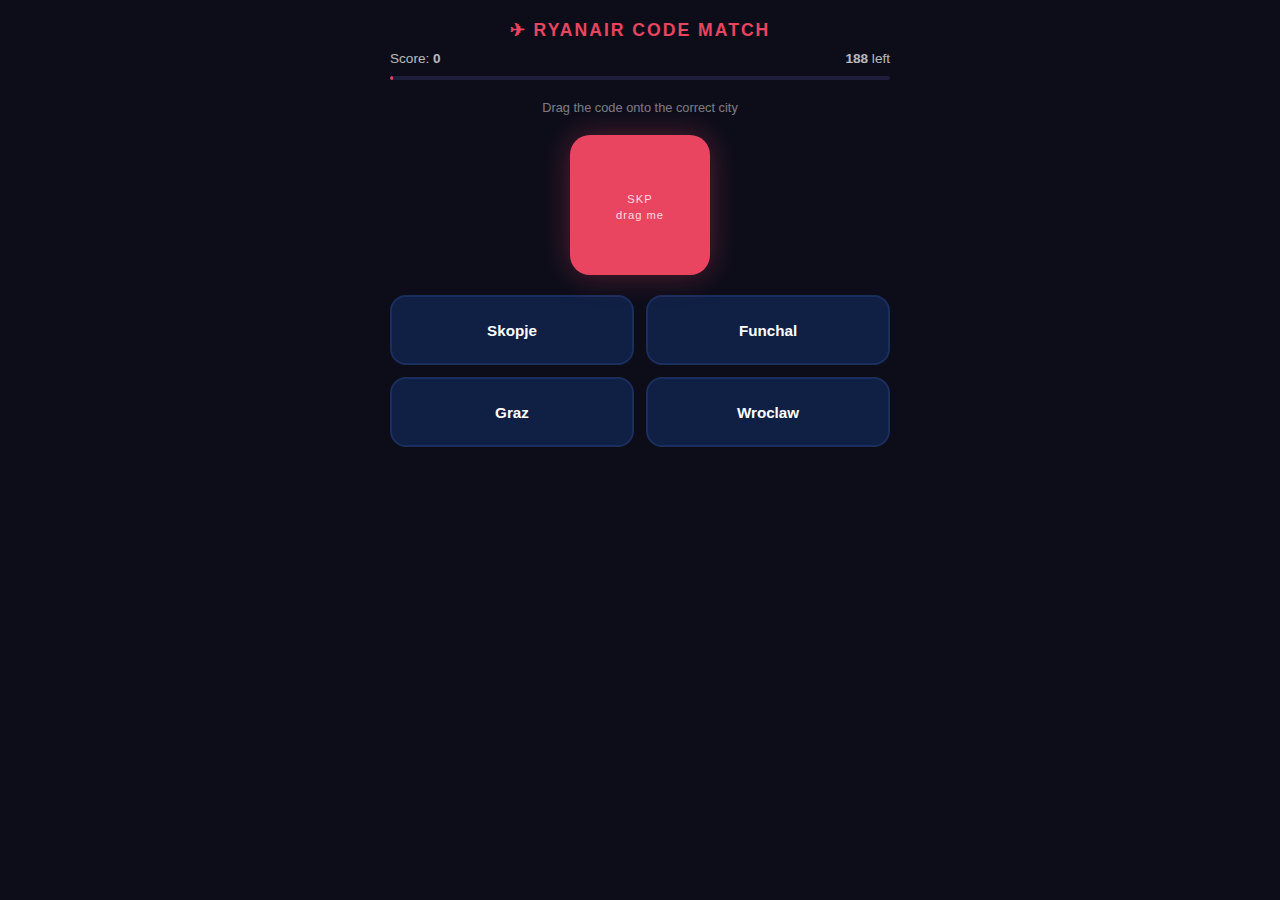
<file: drag-match.html>
<!DOCTYPE html>
<html lang="en">
<head>
  <meta charset="UTF-8">
  <meta name="viewport" content="width=device-width, initial-scale=1.0, user-scalable=no">
  <title>Ryanair Code Match</title>
  <style>
    *, *::before, *::after { box-sizing: border-box; margin: 0; padding: 0; }

    body {
      min-height: 100vh;
      background: #0d0d1a;
      font-family: 'Segoe UI', sans-serif;
      color: white;
      display: flex;
      flex-direction: column;
      align-items: center;
      padding: 20px 16px 40px;
      gap: 20px;
    }

    header {
      width: 100%;
      max-width: 500px;
      display: flex;
      flex-direction: column;
      gap: 10px;
    }

    h1 {
      font-size: 1.1rem;
      font-weight: 700;
      letter-spacing: 2px;
      text-transform: uppercase;
      color: #e94560;
      text-align: center;
    }

    .score-row {
      display: flex;
      justify-content: space-between;
      font-size: 0.85rem;
      opacity: 0.7;
    }

    .progress-bar {
      width: 100%;
      height: 4px;
      background: #1e1e3a;
      border-radius: 2px;
      overflow: hidden;
    }
    .progress-fill {
      height: 100%;
      background: #e94560;
      border-radius: 2px;
      transition: width 0.4s ease;
    }

    /* Red card — the IATA code to drag */
    .red-card {
      width: 140px;
      height: 140px;
      background: #e94560;
      border-radius: 20px;
      display: flex;
      flex-direction: column;
      align-items: center;
      justify-content: center;
      font-size: 2.4rem;
      font-weight: 900;
      letter-spacing: 3px;
      cursor: grab;
      user-select: none;
      box-shadow: 0 0 30px #e9456055;
      touch-action: none;
      transition: transform 0.15s, box-shadow 0.15s;
      position: relative;
    }
    .red-card span {
      font-size: 0.7rem;
      font-weight: 400;
      letter-spacing: 1px;
      opacity: 0.8;
      margin-top: 4px;
    }
    .red-card.dragging {
      transform: scale(1.08);
      box-shadow: 0 0 40px #e9456099;
    }

    /* Blue cards — city names */
    .options-grid {
      display: grid;
      grid-template-columns: 1fr 1fr;
      gap: 12px;
      width: 100%;
      max-width: 500px;
    }

    .blue-card {
      background: #0f2044;
      border: 2px solid #1a2f5e;
      border-radius: 16px;
      padding: 18px 12px;
      text-align: center;
      font-size: 0.95rem;
      font-weight: 600;
      cursor: pointer;
      user-select: none;
      transition: border-color 0.15s, box-shadow 0.15s, transform 0.15s;
      min-height: 70px;
      display: flex;
      align-items: center;
      justify-content: center;
    }
    .blue-card.highlight {
      border-color: #e94560;
      box-shadow: 0 0 20px #e9456066;
      transform: scale(1.03);
    }
    .blue-card.wrong {
      animation: shake 0.4s ease;
      border-color: #ff4444;
      background: #2a0f0f;
    }
    .blue-card.correct {
      animation: pop-correct 0.5s ease forwards;
    }

    @keyframes shake {
      0%,100% { transform: translateX(0); }
      20%      { transform: translateX(-8px); }
      40%      { transform: translateX(8px); }
      60%      { transform: translateX(-6px); }
      80%      { transform: translateX(6px); }
    }
    @keyframes pop-correct {
      0%   { transform: scale(1); opacity: 1; }
      50%  { transform: scale(1.15); opacity: 0.8; }
      100% { transform: scale(0); opacity: 0; }
    }

    /* Floating clone while dragging on touch */
    .drag-clone {
      position: fixed;
      pointer-events: none;
      z-index: 9999;
      width: 120px;
      height: 120px;
      background: #e94560;
      border-radius: 18px;
      display: flex;
      flex-direction: column;
      align-items: center;
      justify-content: center;
      font-size: 2rem;
      font-weight: 900;
      letter-spacing: 2px;
      color: white;
      opacity: 0.92;
      box-shadow: 0 8px 30px #e9456077;
      transform: scale(1.08);
    }

    /* Result overlay */
    .overlay {
      display: none;
      position: fixed;
      inset: 0;
      background: #0d0d1acc;
      align-items: center;
      justify-content: center;
      flex-direction: column;
      gap: 24px;
      z-index: 100;
    }
    .overlay.show { display: flex; }
    .overlay h2 { font-size: 2rem; }
    .overlay p  { opacity: 0.7; font-size: 1rem; }
    .overlay button {
      padding: 14px 36px;
      background: #e94560;
      color: white;
      border: none;
      border-radius: 12px;
      font-size: 1rem;
      font-weight: 700;
      cursor: pointer;
      letter-spacing: 1px;
    }
    .overlay button:hover { background: #c7304e; }
  </style>
</head>
<body>

  <header>
    <h1>✈ Ryanair Code Match</h1>
    <div class="score-row">
      <span id="score-label">Score: <b id="score">0</b></span>
      <span id="remain-label"><b id="remain">185</b> left</span>
    </div>
    <div class="progress-bar"><div class="progress-fill" id="progress" style="width:0%"></div></div>
  </header>

  <p style="opacity:.45; font-size:.8rem; text-align:center">Drag the code onto the correct city</p>

  <div class="red-card" id="red-card" draggable="true">
    <span id="code-label">---</span>
    <span>drag me</span>
  </div>

  <div class="options-grid" id="options"></div>

  <div class="overlay" id="overlay">
    <h2>🎉 All done!</h2>
    <p id="final-score"></p>
    <button onclick="startGame()">Play Again</button>
  </div>

  <script>
    const ALL = [
      ["DUB","Dublin"],["ORK","Cork"],["SNN","Shannon"],["NOC","Knock"],["KIR","Kerry"],
      ["STN","London Stansted"],["LTN","London Luton"],["LGW","London Gatwick"],
      ["MAN","Manchester"],["BHX","Birmingham"],["EDI","Edinburgh"],["GLA","Glasgow"],
      ["BRS","Bristol"],["LBA","Leeds Bradford"],["NCL","Newcastle"],["LPL","Liverpool"],
      ["EMA","East Midlands"],["BFS","Belfast"],["ABZ","Aberdeen"],["CWL","Cardiff"],
      ["BOH","Bournemouth"],["INV","Inverness"],["NQY","Newquay"],["LDY","Derry"],
      ["EXT","Exeter"],
      ["MAD","Madrid"],["BCN","Barcelona"],["VLC","Valencia"],["SVQ","Seville"],
      ["AGP","Malaga"],["ALC","Alicante"],["PMI","Palma"],["IBZ","Ibiza"],
      ["ACE","Lanzarote"],["FUE","Fuerteventura"],["LPA","Gran Canaria"],
      ["TFS","Tenerife South"],["GRO","Girona"],["REU","Reus"],["SDR","Santander"],
      ["BIO","Bilbao"],["SCQ","Santiago de Compostela"],["OVD","Asturias"],
      ["LEI","Almeria"],["GRX","Granada"],["XRY","Jerez"],["MAH","Menorca"],
      ["LIS","Lisbon"],["OPO","Porto"],["FAO","Faro"],["FNC","Funchal"],["PDL","Ponta Delgada"],
      ["CIA","Rome Ciampino"],["FCO","Rome Fiumicino"],["BGY","Milan Bergamo"],
      ["MXP","Milan Malpensa"],["NAP","Naples"],["VCE","Venice"],["BLQ","Bologna"],
      ["BRI","Bari"],["CTA","Catania"],["PMO","Palermo"],["PSA","Pisa"],["TRN","Turin"],
      ["BDS","Brindisi"],["SUF","Lamezia Terme"],["TPS","Trapani"],["AOI","Ancona"],
      ["PSR","Pescara"],["TRS","Trieste"],["VRN","Verona"],["AHO","Alghero"],["CAG","Cagliari"],
      ["BVA","Paris Beauvais"],["CDG","Paris CDG"],["MRS","Marseille"],["NCE","Nice"],
      ["LYS","Lyon"],["BOD","Bordeaux"],["TLS","Toulouse"],["NTE","Nantes"],
      ["SXB","Strasbourg"],["MPL","Montpellier"],["PGF","Perpignan"],["BIQ","Biarritz"],
      ["CCF","Carcassonne"],["LRH","La Rochelle"],["LIG","Limoges"],["GNB","Grenoble"],
      ["FNI","Nimes"],["BES","Brest"],["CFE","Clermont-Ferrand"],["TLN","Toulon"],
      ["FRA","Frankfurt"],["BER","Berlin"],["MUC","Munich"],["CGN","Cologne Bonn"],
      ["HAM","Hamburg"],["BRE","Bremen"],["DTM","Dortmund"],["NUE","Nuremberg"],
      ["STR","Stuttgart"],["FMM","Memmingen"],["NRN","Weeze"],["LEJ","Leipzig"],
      ["WMI","Warsaw Modlin"],["KRK","Krakow"],["GDN","Gdansk"],["KTW","Katowice"],
      ["WRO","Wroclaw"],["POZ","Poznan"],["LUZ","Lublin"],["RZE","Rzeszow"],
      ["AMS","Amsterdam"],["EIN","Eindhoven"],
      ["CRL","Brussels Charleroi"],["BRU","Brussels"],
      ["PRG","Prague"],["BRQ","Brno"],["OSR","Ostrava"],
      ["BTS","Bratislava"],["KSC","Kosice"],
      ["BUD","Budapest"],["DEB","Debrecen"],
      ["VIE","Vienna"],["SZG","Salzburg"],["INN","Innsbruck"],["GRZ","Graz"],
      ["ATH","Athens"],["SKG","Thessaloniki"],["CFU","Corfu"],["RHO","Rhodes"],
      ["KGS","Kos"],["HER","Heraklion"],["CHQ","Chania"],["JTR","Santorini"],
      ["JMK","Mykonos"],["ZTH","Zakynthos"],["EFL","Kefalonia"],["JSI","Skiathos"],
      ["ZAG","Zagreb"],["SPU","Split"],["DBV","Dubrovnik"],["ZAD","Zadar"],["PUY","Pula"],
      ["OTP","Bucharest"],["CLJ","Cluj-Napoca"],["TSR","Timisoara"],["IAS","Iasi"],
      ["SBZ","Sibiu"],["CRA","Craiova"],["BCM","Bacau"],
      ["SOF","Sofia"],["VAR","Varna"],["BOJ","Burgas"],
      ["BEG","Belgrade"],["INI","Nis"],
      ["SKP","Skopje"],
      ["TIA","Tirana"],
      ["SJJ","Sarajevo"],["TZL","Tuzla"],["BNX","Banja Luka"],
      ["PRN","Pristina"],
      ["TIV","Tivat"],["TGD","Podgorica"],
      ["LJU","Ljubljana"],
      ["MLA","Malta"],
      ["LCA","Larnaca"],["PFO","Paphos"],
      ["RAK","Marrakech"],["AGA","Agadir"],["FEZ","Fez"],["CMN","Casablanca"],
      ["TNG","Tangier"],["RBA","Rabat"],
      ["AMM","Amman"],["TLV","Tel Aviv"],
      ["VNO","Vilnius"],["KUN","Kaunas"],
      ["RIX","Riga"],
      ["TLL","Tallinn"],
      ["TMP","Tampere"],["HEL","Helsinki"],
      ["NYO","Stockholm Skavsta"],
      ["SVG","Stavanger"],["BGO","Bergen"],
      ["CPH","Copenhagen"],["BLL","Billund"],
      ["TBS","Tbilisi"]
    ];

    let pool, answered, score, currentEntry, currentCorrectCard;

    function shuffle(arr) {
      for (let i = arr.length - 1; i > 0; i--) {
        const j = Math.floor(Math.random() * (i + 1));
        [arr[i], arr[j]] = [arr[j], arr[i]];
      }
      return arr;
    }

    function startGame() {
      pool = shuffle([...ALL]);
      answered = 0;
      score = 0;
      document.getElementById('overlay').classList.remove('show');
      nextRound();
    }

    function nextRound() {
      if (pool.length === 0) {
        endGame(); return;
      }

      currentEntry = pool.pop();
      answered++;

      // update header
      document.getElementById('code-label').textContent = currentEntry[0];
      document.getElementById('score').textContent = score;
      document.getElementById('remain').textContent = pool.length;
      const pct = (answered / ALL.length) * 100;
      document.getElementById('progress').style.width = pct + '%';

      // build 4 options: 1 correct + 3 wrong
      const wrongs = shuffle(ALL.filter(d => d[0] !== currentEntry[0])).slice(0, 3);
      const opts = shuffle([currentEntry, ...wrongs]);

      const grid = document.getElementById('options');
      grid.innerHTML = '';
      opts.forEach(([code, city]) => {
        const card = document.createElement('div');
        card.className = 'blue-card';
        card.textContent = city;
        card.dataset.code = code;
        grid.appendChild(card);

        // tap support (for when user just taps instead of dragging)
        card.addEventListener('click', () => tryMatch(card));
      });
    }

    function tryMatch(card) {
      if (card.dataset.code === currentEntry[0]) {
        // correct
        score++;
        document.getElementById('score').textContent = score;
        currentCorrectCard = card;
        card.classList.add('correct');
        const redCard = document.getElementById('red-card');
        redCard.style.transition = 'transform .4s, opacity .4s';
        redCard.style.transform = 'scale(0)';
        redCard.style.opacity = '0';
        setTimeout(() => {
          redCard.style.transition = '';
          redCard.style.transform = '';
          redCard.style.opacity = '';
          nextRound();
        }, 500);
      } else {
        // wrong
        card.classList.add('wrong');
        setTimeout(() => card.classList.remove('wrong'), 500);
      }
    }

    function endGame() {
      document.getElementById('final-score').textContent =
        `You scored ${score} out of ${ALL.length}!`;
      document.getElementById('overlay').classList.add('show');
    }

    // ── Drag (desktop) ──────────────────────────────────────────────
    const redCard = document.getElementById('red-card');

    redCard.addEventListener('dragstart', e => {
      redCard.classList.add('dragging');
      e.dataTransfer.effectAllowed = 'move';
    });
    redCard.addEventListener('dragend', () => {
      redCard.classList.remove('dragging');
      document.querySelectorAll('.blue-card').forEach(c => c.classList.remove('highlight'));
    });

    document.getElementById('options').addEventListener('dragover', e => {
      e.preventDefault();
      const card = e.target.closest('.blue-card');
      document.querySelectorAll('.blue-card').forEach(c => c.classList.remove('highlight'));
      if (card) card.classList.add('highlight');
    });
    document.getElementById('options').addEventListener('dragleave', e => {
      if (!e.currentTarget.contains(e.relatedTarget))
        document.querySelectorAll('.blue-card').forEach(c => c.classList.remove('highlight'));
    });
    document.getElementById('options').addEventListener('drop', e => {
      e.preventDefault();
      const card = e.target.closest('.blue-card');
      if (card) tryMatch(card);
      document.querySelectorAll('.blue-card').forEach(c => c.classList.remove('highlight'));
    });

    // ── Touch (mobile) ───────────────────────────────────────────────
    let dragClone = null, touchOffX = 0, touchOffY = 0;

    redCard.addEventListener('touchstart', e => {
      const t = e.touches[0];
      const rect = redCard.getBoundingClientRect();
      touchOffX = t.clientX - rect.left;
      touchOffY = t.clientY - rect.top;

      dragClone = document.createElement('div');
      dragClone.className = 'drag-clone';
      dragClone.textContent = currentEntry[0];
      dragClone.style.left = (t.clientX - touchOffX) + 'px';
      dragClone.style.top  = (t.clientY - touchOffY) + 'px';
      document.body.appendChild(dragClone);
      redCard.style.opacity = '0.3';
    }, { passive: true });

    redCard.addEventListener('touchmove', e => {
      e.preventDefault();
      const t = e.touches[0];
      dragClone.style.left = (t.clientX - touchOffX) + 'px';
      dragClone.style.top  = (t.clientY - touchOffY) + 'px';

      // highlight whichever blue card is under finger
      const cloneRect = dragClone.getBoundingClientRect();
      const cx = cloneRect.left + cloneRect.width / 2;
      const cy = cloneRect.top  + cloneRect.height / 2;
      document.querySelectorAll('.blue-card').forEach(card => {
        const r = card.getBoundingClientRect();
        const over = cx >= r.left && cx <= r.right && cy >= r.top && cy <= r.bottom;
        card.classList.toggle('highlight', over);
      });
    }, { passive: false });

    redCard.addEventListener('touchend', e => {
      const t = e.changedTouches[0];
      dragClone.remove(); dragClone = null;
      redCard.style.opacity = '1';

      document.querySelectorAll('.blue-card').forEach(card => {
        card.classList.remove('highlight');
        const r = card.getBoundingClientRect();
        if (t.clientX >= r.left && t.clientX <= r.right &&
            t.clientY >= r.top  && t.clientY <= r.bottom) {
          tryMatch(card);
        }
      });
    });

    // Start!
    startGame();
  </script>
</body>
</html>
</file>
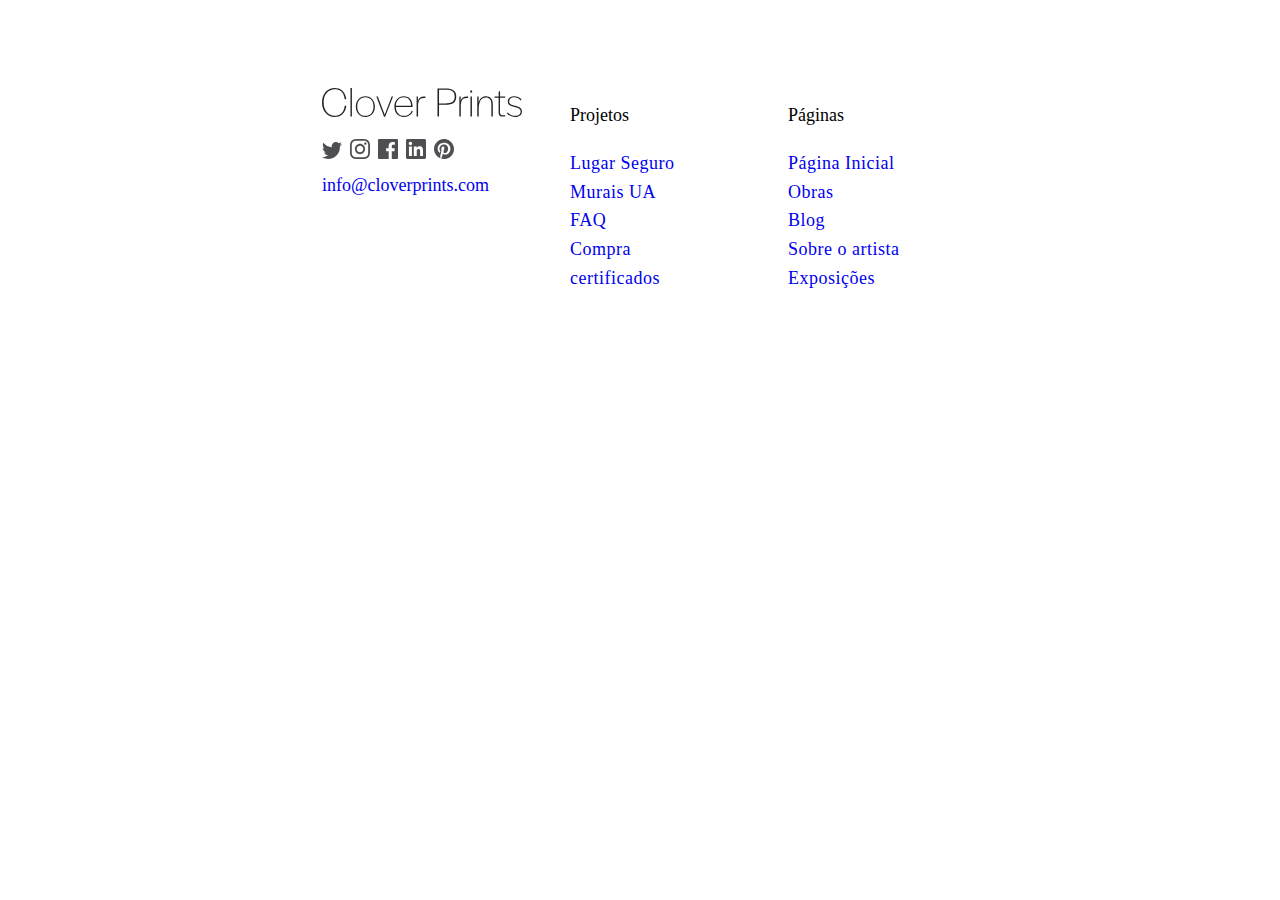
<file: footer.html>
<!DOCTYPE html>
<html lang="pt-PT">
	<head>
		<meta charset="utf-8">
		<link href="css/footer.css" rel="stylesheet" type="text/css">
	</head>
<footer>
    <div class="footer-container">			
        <div class="rower">
            <div class="c2">
                <img src="SGVs/logoblack.svg" alt="" width="200" class="logo-footer">
                <div class="icons-footer"><a href="" target="_blank" class="footer-icons"><img src="SGVs/Icons/Twitter Icon.svg" width="20" alt="Twitter icon"></a><!--
                --><a href="https://www.instagram.com/_n.u.v.e.n.s/" target="_blank" class="footer-icons"><img src="SGVs/Icons/Instagram Icon.svg" width="20" alt="Instagram icon"></a><!--
                --><a href="" target="_blank" class="footer-icons"><img src="SGVs/Icons/Facebook Icon.svg" width="20" alt="Facebook Icon"></a><!--
                --><a href="" target="_blank" class="footer-icons"><img src="SGVs/Icons/LinkedIn Icon.svg" width="20" alt="LinkedIn Icon"></a><!--
                --><a href="" target="_blank" class="footer-icons"><img src="SGVs/Icons/Pinterest Icon.svg" width="20" alt="Pinterest Icon" class=""></a><!--
                --></div>
                <a href="mailto:info@cloverprints.com" class="link"><span class="link">info@cloverprints.com</span></a></p>
            </div>
        
        <div class="c3">
            <h3 class="titles">Projetos</h3>
            <p class="link"><a href=""><span class="link">Lugar Seguro</span></a><br><!--
            --><a href=""><span class="link">Murais UA</span></a><br><!--
            --><a href=""><span class="link">FAQ</span></a><br><!--
            --><a href=""><span class="link">Compra</span></a><br><!--
            --><a href=""><span class="link">certificados</span></a></p> 
        </div>
        <div class="c4">
            <h3 class="titles">Páginas</h3>
            <p class="link"><a href="" target="_blank"><span class="link">Página Inicial</span></a><br>
            <a href=""><span class="link">Obras</span></a><br>
            <a href=""><span class="link">Blog</span></a><br>
            <span></span><a href=""><span class="link">Sobre o artista</span></a><br>
            <a href=""><span class="link">Exposições</span></a><br>
        </div>
        </div>
    </div>
</footer>
</file>
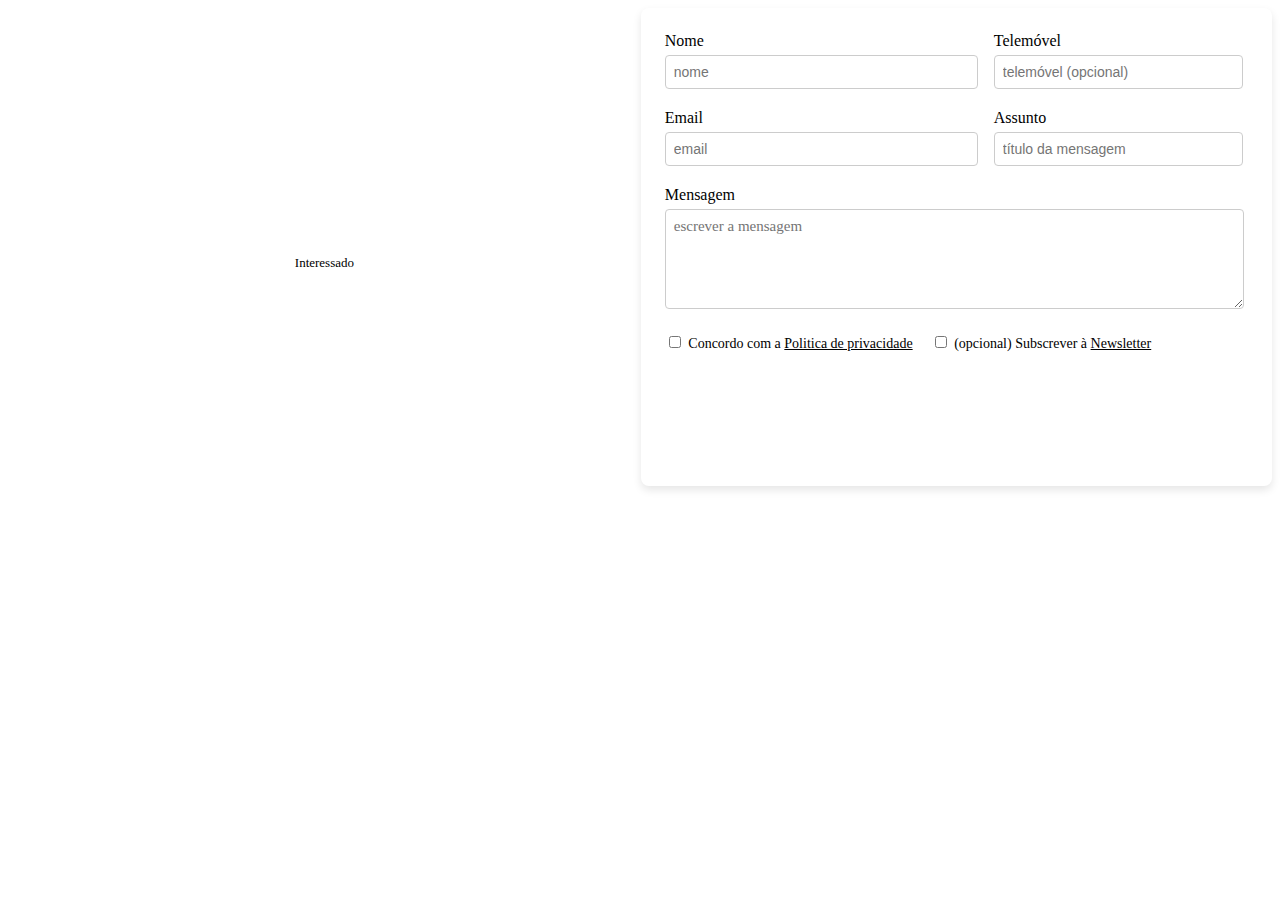
<file: form.html>
<!DOCTYPE html>
<html lang="pt-PT">
	<head>
		<meta charset="utf-8">
		<link href="css/form.css" rel="stylesheet" type="text/css">
	</head>
    <div class="rowProduct">
            <div class="Buttonmiddle">
            <a href="https://www.instagram.com/marco_martin.work/" class="hero-btn">
                Interessado
            </a>
            </div>
            <div class="form-container">
                <form action="https://formspree.io/f/mgvozgge" method="post" enctype="multipart/form-data">
                    <div class="form-group-left">
                        <label for="nome" class="form-text">Nome</label>
                        <input class="form-input" type="text" id="nome" name="nome" maxlength="65" placeholder="nome" required aria-required="true">
                    </div>
                    <!-- Phone Input (Optional)-->
                    <div class="form-group-right">
                        <label for="telefone" class="form-text">Telemóvel</label>
                        <input type="text" id="telefone" name="telefone" class="form-input" maxlength="65" placeholder="telemóvel (opcional)">
                    </div>
                    
                    <!-- Email Input -->
                    <div class="form-group-left">
                        <label for="email" class="form-text">Email</label>
                        <input type="text" id="email" name="email" class="form-input" maxlength="65" placeholder="email" required>
                    </div>
            
                    <!-- Subject Input-->
                    <div class="form-group-right">
                        <label for="assunto" class="form-text">Assunto</label>
                        <input type="text" id="assunto" name="assunto" class="form-input" maxlength="65" placeholder="título da mensagem" required>
                    </div>
            
                    <!-- Message -->
                    <div class="form-group">
                        <label for="opiniao" class="form-text">Mensagem</label>
                        <textarea id="opiniao" name="opiniao" class="form-textbox" placeholder="escrever a mensagem" required></textarea>
                    </div>
            
                    <!-- Privacy Policy Checkbox -->
                    <div class="form-group-checkbox">
                        <input type="checkbox" id="confirmoprivacy" name="confirmoprivacy" class="checkbox" value="1" required>
                        <label for="confirmoprivacy" class="checkbox-label">Concordo com a <a href="" target="_blank" class="form-link">Politica de privacidade</a></label>
                    </div>

                    <div class="form-group-checkbox">
                        <input type="checkbox" id="subscribeNewsletter" name="subscribeNewsletter" class="checkbox" value="1">
                        <label for="confirmoprivacy" class="checkbox-label">(opcional) Subscrever à <a href="" target="_blank" class="form-link">Newsletter</a></label>
                    </div>
                    <!-- Submit Button -->
                    <div class="form-group-submit">
                        <button type="submit" class="submit-button" value="Submit">Enviar</button>
                    </div>
                </form>
            </div>
        </div>
<script>
        function changeImage(imgElement) {
            var mainImage = document.getElementById('mainImage');
            mainImage.src = imgElement.src;
        }
</script>
</html>
</file>
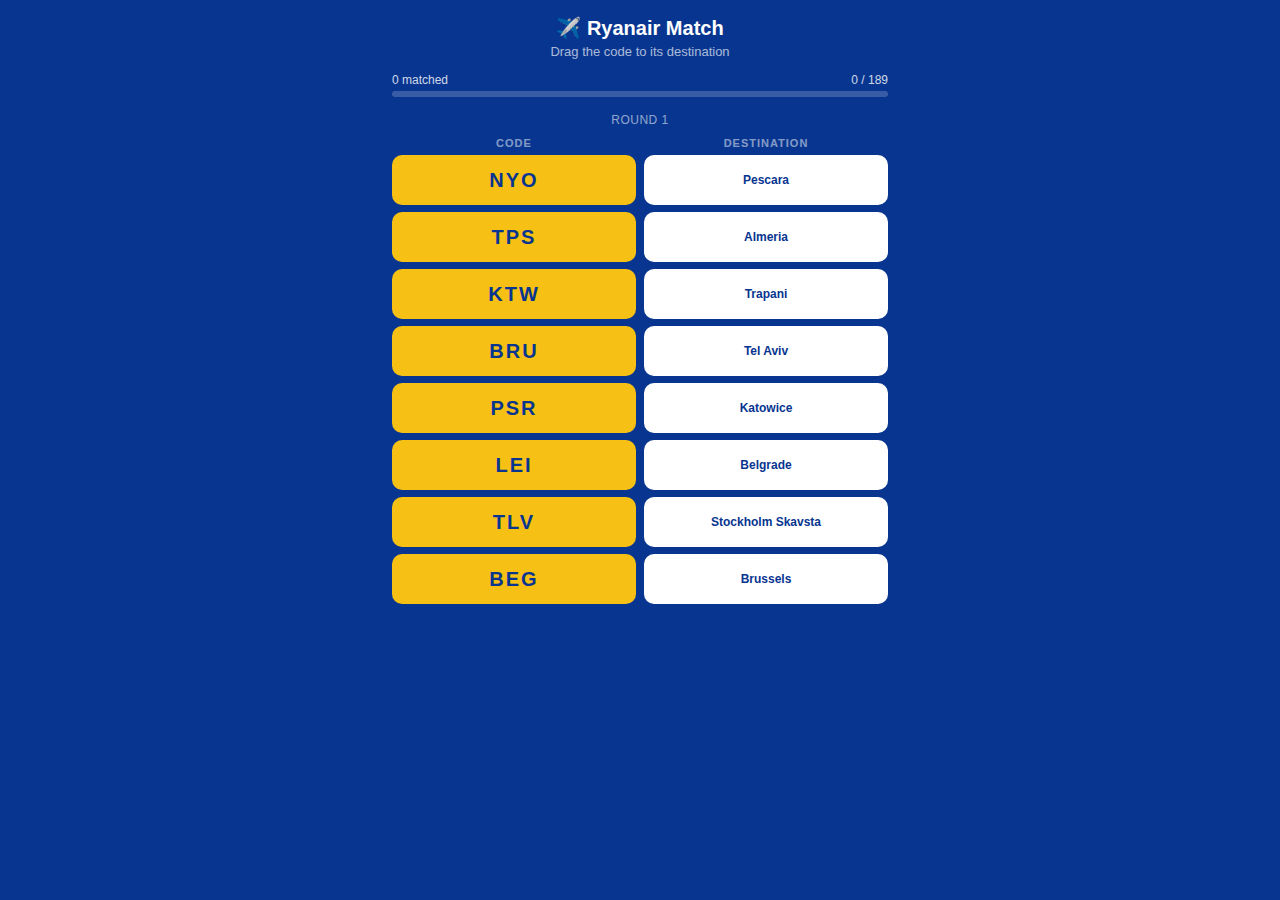
<file: ryanair-match.html>
<!DOCTYPE html>
<html lang="en">
<head>
  <meta charset="UTF-8">
  <meta name="viewport" content="width=device-width, initial-scale=1.0, user-scalable=no">
  <title>✈️ Ryanair Destination Match</title>
  <style>
    * { box-sizing: border-box; margin: 0; padding: 0; -webkit-tap-highlight-color: transparent; }

    body {
      font-family: -apple-system, BlinkMacSystemFont, 'Segoe UI', sans-serif;
      background: #073590;
      min-height: 100vh;
      color: #fff;
      user-select: none;
      -webkit-user-select: none;
    }

    #app {
      max-width: 520px;
      margin: 0 auto;
      padding: 16px 12px 32px;
    }

    /* ── Header ── */
    h1 { font-size: 20px; font-weight: 800; text-align: center; margin-bottom: 4px; }
    .subtitle { text-align: center; font-size: 13px; opacity: .65; margin-bottom: 14px; }

    /* ── Progress ── */
    .prog-row { display: flex; justify-content: space-between; font-size: 12px; margin-bottom: 4px; opacity: .8; }
    .prog-track { height: 6px; background: rgba(255,255,255,.2); border-radius: 3px; overflow: hidden; margin-bottom: 16px; }
    .prog-fill  { height: 100%; background: #f7c014; border-radius: 3px; transition: width .4s ease; }

    /* ── Round label ── */
    .round-label { text-align: center; font-size: 12px; opacity: .55; margin-bottom: 10px; letter-spacing: .5px; text-transform: uppercase; }

    /* ── Two-column game area ── */
    .columns {
      display: grid;
      grid-template-columns: 1fr 1fr;
      gap: 8px;
    }

    .col-head {
      text-align: center;
      font-size: 11px;
      font-weight: 700;
      letter-spacing: 1px;
      text-transform: uppercase;
      opacity: .5;
      margin-bottom: 6px;
    }

    /* ── Cards ── */
    .card {
      border-radius: 10px;
      padding: 11px 10px;
      margin-bottom: 7px;
      font-weight: 700;
      display: flex;
      align-items: center;
      justify-content: center;
      min-height: 50px;
      text-align: center;
      line-height: 1.25;
      transition: background .25s, opacity .35s, transform .35s, box-shadow .15s;
      cursor: default;
      touch-action: none;
    }

    /* Code card (left column) – yellow, draggable */
    .code-card {
      background: #f7c014;
      color: #073590;
      font-size: 20px;
      letter-spacing: 2px;
      cursor: grab;
    }
    .code-card:active { cursor: grabbing; }
    .code-card.dragging { opacity: .25; }

    /* Name card (right column) – white, drop target */
    .name-card {
      background: #fff;
      color: #073590;
      font-size: 12px;
      font-weight: 600;
    }

    /* States */
    .card.hover    { box-shadow: 0 0 0 3px #f7c014; background: #e8f0ff; color: #073590; }
    .card.correct  { background: #22c55e !important; color: #fff !important; }
    .card.wrong    { background: #ef4444 !important; color: #fff !important; animation: shake .4s ease; }
    .card.gone     { opacity: 0; transform: scale(.8); pointer-events: none; }

    @keyframes shake {
      0%,100% { transform: translateX(0); }
      20%     { transform: translateX(-7px); }
      40%     { transform: translateX(7px); }
      60%     { transform: translateX(-4px); }
      80%     { transform: translateX(4px); }
    }

    /* ── Floating drag clone ── */
    .drag-ghost {
      position: fixed;
      pointer-events: none;
      z-index: 9999;
      opacity: .9;
      transform: rotate(-3deg) scale(1.08);
      box-shadow: 0 8px 24px rgba(0,0,0,.35);
      border-radius: 10px;
      background: #f7c014;
      color: #073590;
      font-weight: 700;
      font-size: 20px;
      letter-spacing: 2px;
      display: flex;
      align-items: center;
      justify-content: center;
    }

    /* ── Next-round button ── */
    .next-btn {
      display: none;
      width: 100%;
      margin-top: 18px;
      padding: 15px;
      background: #f7c014;
      color: #073590;
      border: none;
      border-radius: 12px;
      font-size: 16px;
      font-weight: 800;
      cursor: pointer;
      transition: transform .1s;
    }
    .next-btn:active { transform: scale(.97); }
    .next-btn.visible { display: block; }

    /* ── Completion screen ── */
    #done {
      display: none;
      flex-direction: column;
      align-items: center;
      justify-content: center;
      text-align: center;
      padding: 40px 20px;
    }
    #done.visible { display: flex; }
    #done h2  { font-size: 48px; margin-bottom: 12px; }
    #done p   { font-size: 18px; opacity: .85; margin-bottom: 28px; }
    #done button {
      padding: 14px 36px;
      background: #f7c014;
      color: #073590;
      border: none;
      border-radius: 12px;
      font-size: 16px;
      font-weight: 800;
      cursor: pointer;
    }
  </style>
</head>
<body>
<div id="app">
  <h1>✈️ Ryanair Match</h1>
  <p class="subtitle">Drag the code to its destination</p>

  <div class="prog-row">
    <span id="prog-text">0 matched</span>
    <span id="prog-frac">0 / 0</span>
  </div>
  <div class="prog-track"><div class="prog-fill" id="prog-fill" style="width:0%"></div></div>

  <div id="game">
    <div class="round-label" id="round-lbl">Round 1</div>
    <div class="columns">
      <div>
        <div class="col-head">Code</div>
        <div id="codes-col"></div>
      </div>
      <div>
        <div class="col-head">Destination</div>
        <div id="names-col"></div>
      </div>
    </div>
    <button class="next-btn" id="next-btn">Next Round →</button>
  </div>

  <div id="done">
    <h2>🎉</h2>
    <p>You matched all Ryanair destinations!</p>
    <button onclick="init()">Play Again</button>
  </div>
</div>

<script>
const DEST = [
  // ── Ireland ──────────────────────────────────────────
  ["DUB","Dublin"],["ORK","Cork"],["SNN","Shannon"],["NOC","Knock"],["KIR","Kerry"],
  // ── UK ───────────────────────────────────────────────
  ["STN","London Stansted"],["LTN","London Luton"],["LGW","London Gatwick"],
  ["MAN","Manchester"],["BHX","Birmingham"],["EDI","Edinburgh"],["GLA","Glasgow"],
  ["BRS","Bristol"],["LBA","Leeds Bradford"],["NCL","Newcastle"],["LPL","Liverpool"],
  ["EMA","East Midlands"],["BFS","Belfast"],["ABZ","Aberdeen"],["CWL","Cardiff"],
  ["BOH","Bournemouth"],["INV","Inverness"],["NQY","Newquay"],["LDY","Derry"],
  ["EXT","Exeter"],
  // ── Spain ────────────────────────────────────────────
  ["MAD","Madrid"],["BCN","Barcelona"],["VLC","Valencia"],["SVQ","Seville"],
  ["AGP","Malaga"],["ALC","Alicante"],["PMI","Palma"],["IBZ","Ibiza"],
  ["ACE","Lanzarote"],["FUE","Fuerteventura"],["LPA","Gran Canaria"],
  ["TFS","Tenerife South"],["GRO","Girona"],["REU","Reus"],["SDR","Santander"],
  ["BIO","Bilbao"],["SCQ","Santiago de Compostela"],["OVD","Asturias"],
  ["LEI","Almeria"],["GRX","Granada"],["XRY","Jerez"],["MAH","Menorca"],
  // ── Portugal ─────────────────────────────────────────
  ["LIS","Lisbon"],["OPO","Porto"],["FAO","Faro"],["FNC","Funchal"],["PDL","Ponta Delgada"],
  // ── Italy ────────────────────────────────────────────
  ["CIA","Rome Ciampino"],["FCO","Rome Fiumicino"],["BGY","Milan Bergamo"],
  ["MXP","Milan Malpensa"],["NAP","Naples"],["VCE","Venice"],["BLQ","Bologna"],
  ["BRI","Bari"],["CTA","Catania"],["PMO","Palermo"],["PSA","Pisa"],["TRN","Turin"],
  ["BDS","Brindisi"],["SUF","Lamezia Terme"],["TPS","Trapani"],["AOI","Ancona"],
  ["PSR","Pescara"],["TRS","Trieste"],["VRN","Verona"],["AHO","Alghero"],["CAG","Cagliari"],
  // ── France ───────────────────────────────────────────
  ["BVA","Paris Beauvais"],["CDG","Paris CDG"],["MRS","Marseille"],["NCE","Nice"],
  ["LYS","Lyon"],["BOD","Bordeaux"],["TLS","Toulouse"],["NTE","Nantes"],
  ["SXB","Strasbourg"],["MPL","Montpellier"],["PGF","Perpignan"],["BIQ","Biarritz"],
  ["CCF","Carcassonne"],["LRH","La Rochelle"],["LIG","Limoges"],["GNB","Grenoble"],
  ["FNI","Nimes"],["BES","Brest"],["CFE","Clermont-Ferrand"],["TLN","Toulon"],
  // ── Germany ──────────────────────────────────────────
  ["FRA","Frankfurt"],["BER","Berlin"],["MUC","Munich"],["CGN","Cologne Bonn"],
  ["HAM","Hamburg"],["BRE","Bremen"],["DTM","Dortmund"],["NUE","Nuremberg"],
  ["STR","Stuttgart"],["FMM","Memmingen"],["NRN","Weeze"],["LEJ","Leipzig"],
  // ── Poland ───────────────────────────────────────────
  ["WMI","Warsaw Modlin"],["KRK","Krakow"],["GDN","Gdansk"],["KTW","Katowice"],
  ["WRO","Wroclaw"],["POZ","Poznan"],["LUZ","Lublin"],["RZE","Rzeszow"],
  // ── Netherlands ──────────────────────────────────────
  ["AMS","Amsterdam"],["EIN","Eindhoven"],
  // ── Belgium ──────────────────────────────────────────
  ["CRL","Brussels Charleroi"],["BRU","Brussels"],
  // ── Czech Republic ───────────────────────────────────
  ["PRG","Prague"],["BRQ","Brno"],["OSR","Ostrava"],
  // ── Slovakia ─────────────────────────────────────────
  ["BTS","Bratislava"],["KSC","Kosice"],
  // ── Hungary ──────────────────────────────────────────
  ["BUD","Budapest"],["DEB","Debrecen"],
  // ── Austria ──────────────────────────────────────────
  ["VIE","Vienna"],["SZG","Salzburg"],["INN","Innsbruck"],["GRZ","Graz"],
  // ── Greece ───────────────────────────────────────────
  ["ATH","Athens"],["SKG","Thessaloniki"],["CFU","Corfu"],["RHO","Rhodes"],
  ["KGS","Kos"],["HER","Heraklion"],["CHQ","Chania"],["JTR","Santorini"],
  ["JMK","Mykonos"],["ZTH","Zakynthos"],["EFL","Kefalonia"],["JSI","Skiathos"],
  // ── Croatia ──────────────────────────────────────────
  ["ZAG","Zagreb"],["SPU","Split"],["DBV","Dubrovnik"],["ZAD","Zadar"],["PUY","Pula"],
  // ── Romania ──────────────────────────────────────────
  ["OTP","Bucharest"],["CLJ","Cluj-Napoca"],["TSR","Timisoara"],["IAS","Iasi"],
  ["SBZ","Sibiu"],["CRA","Craiova"],["BCM","Bacau"],
  // ── Bulgaria ─────────────────────────────────────────
  ["SOF","Sofia"],["VAR","Varna"],["BOJ","Burgas"],
  // ── Serbia ───────────────────────────────────────────
  ["BEG","Belgrade"],["INI","Nis"],
  // ── Balkans & Adriatic ───────────────────────────────
  ["SKP","Skopje"],["TIA","Tirana"],["SJJ","Sarajevo"],["TZL","Tuzla"],
  ["BNX","Banja Luka"],["PRN","Pristina"],["TIV","Tivat"],["TGD","Podgorica"],
  ["LJU","Ljubljana"],
  // ── Islands ──────────────────────────────────────────
  ["MLA","Malta"],["LCA","Larnaca"],["PFO","Paphos"],
  // ── Morocco ──────────────────────────────────────────
  ["RAK","Marrakech"],["AGA","Agadir"],["FEZ","Fez"],["CMN","Casablanca"],
  ["TNG","Tangier"],["RBA","Rabat"],
  // ── Middle East ──────────────────────────────────────
  ["AMM","Amman"],["TLV","Tel Aviv"],
  // ── Baltics ──────────────────────────────────────────
  ["VNO","Vilnius"],["KUN","Kaunas"],["RIX","Riga"],["TLL","Tallinn"],
  // ── Nordics ──────────────────────────────────────────
  ["TMP","Tampere"],["HEL","Helsinki"],["NYO","Stockholm Skavsta"],
  ["SVG","Stavanger"],["BGO","Bergen"],["CPH","Copenhagen"],["BLL","Billund"],
  // ── Caucasus ─────────────────────────────────────────
  ["TBS","Tbilisi"],
];

const BATCH = 8;
let pool = [], matched = 0, total = 0, round = 0;
let batchPairs = [], batchLeft = 0;

// ── Drag state ────────────────────────────────────────────────────────────────
let dragIata = null, dragEl = null, ghostEl = null;
let dragOX = 0, dragOY = 0;

function shuffle(a) {
  const b = [...a];
  for (let i = b.length - 1; i > 0; i--) {
    const j = Math.floor(Math.random() * (i + 1));
    [b[i], b[j]] = [b[j], b[i]];
  }
  return b;
}

function init() {
  pool    = shuffle(DEST);
  total   = DEST.length;
  matched = 0;
  round   = 0;
  document.getElementById('done').classList.remove('visible');
  document.getElementById('game').style.display = '';
  nextRound();
}

function nextRound() {
  if (pool.length === 0) { showDone(); return; }
  round++;
  batchPairs = pool.splice(0, BATCH);
  batchLeft  = batchPairs.length;

  document.getElementById('next-btn').classList.remove('visible');
  document.getElementById('round-lbl').textContent = `Round ${round}`;

  const codesShuffled = shuffle(batchPairs);
  const namesShuffled = shuffle(batchPairs);

  const codesCol = document.getElementById('codes-col');
  const namesCol = document.getElementById('names-col');
  codesCol.innerHTML = '';
  namesCol.innerHTML = '';

  codesShuffled.forEach(([iata]) => {
    const el = document.createElement('div');
    el.className = 'card code-card';
    el.dataset.iata = iata;
    el.textContent = iata;
    el.draggable = true;
    el.addEventListener('dragstart', onDragStart);
    el.addEventListener('dragend',   onDragEnd);
    el.addEventListener('touchstart', onTouchStart, { passive: false });
    codesCol.appendChild(el);
  });

  namesShuffled.forEach(([iata, name]) => {
    const el = document.createElement('div');
    el.className = 'card name-card';
    el.dataset.iata = iata;
    el.textContent = name;
    el.addEventListener('dragover',  e => { e.preventDefault(); el.classList.add('hover'); });
    el.addEventListener('dragleave', () => el.classList.remove('hover'));
    el.addEventListener('drop',      e => { e.preventDefault(); el.classList.remove('hover'); resolve(el); });
    namesCol.appendChild(el);
  });

  updateProg();
}

// ── Mouse drag ────────────────────────────────────────────────────────────────
function onDragStart(e) {
  dragIata = e.currentTarget.dataset.iata;
  dragEl   = e.currentTarget;
  dragEl.classList.add('dragging');
  e.dataTransfer.effectAllowed = 'move';
  e.dataTransfer.setData('text/plain', dragIata);
}
function onDragEnd() {
  if (dragEl) dragEl.classList.remove('dragging');
  dragEl = dragIata = null;
}

// ── Touch drag ────────────────────────────────────────────────────────────────
function onTouchStart(e) {
  e.preventDefault();
  const t   = e.touches[0];
  const src = e.currentTarget;
  const r   = src.getBoundingClientRect();

  dragIata = src.dataset.iata;
  dragEl   = src;
  dragOX   = t.clientX - r.left;
  dragOY   = t.clientY - r.top;

  ghostEl = document.createElement('div');
  ghostEl.className = 'drag-ghost';
  ghostEl.textContent = dragIata;
  ghostEl.style.width  = r.width  + 'px';
  ghostEl.style.height = r.height + 'px';
  ghostEl.style.left   = (t.clientX - dragOX) + 'px';
  ghostEl.style.top    = (t.clientY - dragOY) + 'px';
  document.body.appendChild(ghostEl);

  src.classList.add('dragging');

  document.addEventListener('touchmove', onTouchMove, { passive: false });
  document.addEventListener('touchend',  onTouchEnd,  { passive: false });
}

function onTouchMove(e) {
  e.preventDefault();
  const t = e.touches[0];
  if (ghostEl) {
    ghostEl.style.left = (t.clientX - dragOX) + 'px';
    ghostEl.style.top  = (t.clientY - dragOY) + 'px';
  }
  // Highlight target under finger
  if (ghostEl) ghostEl.style.display = 'none';
  const under = document.elementFromPoint(t.clientX, t.clientY);
  if (ghostEl) ghostEl.style.display = '';
  document.querySelectorAll('.name-card').forEach(c => c.classList.remove('hover'));
  const target = under?.closest('.name-card');
  if (target && !target.classList.contains('correct')) target.classList.add('hover');
}

function onTouchEnd(e) {
  e.preventDefault();
  document.removeEventListener('touchmove', onTouchMove);
  document.removeEventListener('touchend',  onTouchEnd);

  document.querySelectorAll('.name-card').forEach(c => c.classList.remove('hover'));

  const t = e.changedTouches[0];
  if (ghostEl) ghostEl.style.display = 'none';
  const under = document.elementFromPoint(t.clientX, t.clientY);
  if (ghostEl) { ghostEl.remove(); ghostEl = null; }

  const target = under?.closest('.name-card');
  if (target && !target.classList.contains('correct')) {
    resolve(target);
  } else {
    if (dragEl) dragEl.classList.remove('dragging');
    dragEl = dragIata = null;
  }
}

// ── Match logic ───────────────────────────────────────────────────────────────
function resolve(nameCard) {
  const correct = nameCard.dataset.iata === dragIata;
  const codeCard = dragEl;

  if (dragEl) dragEl.classList.remove('dragging');

  if (correct) {
    nameCard.classList.add('correct');
    if (codeCard) codeCard.classList.add('correct');

    setTimeout(() => {
      nameCard.classList.add('gone');
      if (codeCard) codeCard.classList.add('gone');

      setTimeout(() => {
        nameCard.remove();
        if (codeCard) codeCard.remove();
        matched++;
        batchLeft--;
        updateProg();
        if (batchLeft === 0) {
          if (pool.length > 0) {
            setTimeout(nextRound, 350);
          } else {
            setTimeout(showDone, 350);
          }
        }
      }, 380);
    }, 500);

  } else {
    nameCard.classList.add('wrong');
    if (codeCard) codeCard.classList.add('wrong');
    setTimeout(() => {
      nameCard.classList.remove('wrong');
      if (codeCard) codeCard.classList.remove('wrong');
    }, 450);
  }

  dragEl = dragIata = null;
}

// ── UI helpers ────────────────────────────────────────────────────────────────
function updateProg() {
  document.getElementById('prog-text').textContent = matched + ' matched';
  document.getElementById('prog-frac').textContent = matched + ' / ' + total;
  document.getElementById('prog-fill').style.width = (matched / total * 100).toFixed(1) + '%';
}

function showDone() {
  document.getElementById('game').style.display = 'none';
  document.getElementById('done').classList.add('visible');
}

init();
</script>
</body>
</html>
</file>
<file: css/footer.css>
@charset "UTF-8";

.icon {
	padding: 12px 0px 0px 0px;
	display: flex;
	width: 30px;
	height: 30px;
	top: 0;
	display: none;
	background-color: transparent;
	z-index: 1;
	float: left;
}

.span {
	background: #009688;
	height: 100%;
	width: 0%;
	border-radius: 1px;
	position: absolute;
	left: 0;
	bottom: 0;
	/* "send to back" */
	z-index: -1;
	transition: 0.4s;
}

.button:hover span {
	width: 100%;
}

.button:hover {
	transition: 0.6s;
	border: 2px solid #fff;
}

.span2 {
	background: #009688;
	height: 100%;
	width: 100%;
	border-radius: 25px;
	position: absolute;
	left: 0;
	bottom: 0;
	/* "send to back" */
	z-index: -1;
	transition: 0.5s;
}



.small {
	flex: 0;
}

.checkbox {
	margin-right: 4px;
	width: 12px;
	height: 12px;
	border: 1px solid var(--);
	background: transparent;
}

.checkbox-label a {
	color: var(--primary-color);
}



/*FOOTER*/
footer {
	background-color: var(--secoundary-color);
	padding-top: 32px;
	padding-bottom: 32px;
}

.rower {
	display: flex;
}


.footer-container {
    max-width: 1920px;
    min-width: 800px;
    margin-bottom: 18px;
    margin-top: 48px;
    display: flex; /* Ensure flexbox is used */
    align-items: center; /* Center items vertically */
    justify-content: center;
	flex-wrap: wrap;
}





.logo-footer {
	width: 200px;
	margin-bottom: 6px;
}




.c1,
.c2,
.c3,
.c4 {
	max-width: 400px;
	min-width: 170px;
	float: none;
	margin-right: 58px;
	margin-bottom: 24px;
}





p.registo,
p.link {
	color: var(--sixth-color);
	font-size: 16px;
	letter-spacing: .5px;
	line-height: 1.8em;
	margin-bottom: 16px;
	margin-top: 2px;
}


h3.titles {
	color: var(--fo);
	font-size: 18px;
	font-weight: 400;
	line-height: 1.1em;
	margin-bottom: 24px;
}

a {
	background-color: transparent;
	font-size: 18px;
	line-height: 1.2em;
	text-decoration: none;
}

a:active {
	outline: 0;
}

a:hover {
	outline: 0;
}




/* good to know */
span.link {
	color: var(--fo);
	font-weight: 200;
}

/* hover */
span.link:hover {
	font-weight: 300;
}

a.footer-icons {
	background-color: transparent;
	color: var(--sixth-color);
	display: inline-block;
	font-size: 16px;
	margin: 12px 8px 12px 0px;
	font-weight: 400;
	line-height: 1.2em;
	max-width: 100%;
	opacity: .8;
	text-decoration: none;
}

a.footer-icons:hover {
	opacity: 2;
	outline: 0;
}

.toggle-checkbox {
	display: none;
}



@media(max-width: 1400px) {

	.toggle-checkbox {
		display: none;
	}



	footer {}


	.footer-container {
		flex-direction: column;
        align-items: center;
		min-width: 200px;
	}

.c1,
.c2,
.c3,
.c4 {
	margin-right: 0; /* Remove right margin for stacked elements */
    margin-bottom: 24px;
	padding: 0 24px;
}

}



@media(max-width: 700px) {

	.toggle-checkbox {
		display: none;
	}

.footer-container{
	justify-content: center;
}

footer {
	background-color: var(--secoundary-color);
	padding-top: 32px;
	padding-bottom: 32px;
}

.rower {
	display: block;
}

.container {
	padding-left: 16px;
	padding-right: 16px;
	margin-top: 24px;
}

.logo-footer {
	width: 200px;
	margin-bottom: 24px;
}

.c1,
.c2,
.c3,
.c4 {
	width: 100%;
	float: none;
	margin-bottom: 24px;
	text-align: center;
	padding: 0;
}


}
</file>
<file: css/form.css>
@charset "UTF-8";


/*  */
.Buttonmiddle {
	/* defenir as margens */
	margin-top: 32px;
	margin-left: 20%;
	margin-right: 20%;
	display: flex;
	align-items: center;
	justify-content: center;
}

.button {
	width: 200px;
	padding: 15px 0;
	text-align: center;
	margin: 24px 8px;
	border-radius: 25px;
	font-weight: bold;
	border: 2px solid var(--primary-color);
	background: transparent;
	color: var(--primary-color);
	cursor: pointer;
	position: relative;
	overflow: hidden;
}

.span {
	background: #009688;
	height: 100%;
	width: 0%;
	border-radius: 1px;
	position: absolute;
	left: 0;
	bottom: 0;
	/* "send to back" */
	z-index: -1;
	transition: 0.4s;
}

.button:hover span {
	width: 100%;
}

.button:hover {
	transition: 0.6s;
	border: 2px solid #fff;
}

.button2 {
	width: 200px;
	padding: 15px 0;
	text-align: center;
	margin: 20px 10px;
	border-radius: 25px;
	font-weight: bold;
	border: 2px solid #009688;
	background: transparent;
	color: #fff;
	cursor: pointer;
	position: relative;
	overflow: hidden;
}

.span2 {
	background: #009688;
	height: 100%;
	width: 100%;
	border-radius: 25px;
	position: absolute;
	left: 0;
	bottom: 0;
	/* "send to back" */
	z-index: -1;
	transition: 0.5s;
}

.button2:hover span {
	transition: 0.2s;
	background: #fff;
	color: #000;
}

.button2:hover {
	transition: 0.2s;
	border: 2px solid var(--primary-color);
	color: var(--primary-color);
}


.row {
	background-color: #f2f2f2;
	display: flex;
	justify-content: space-evenly;
	flex-wrap: wrap;
	align-content: space-evenly;
	margin-bottom: 32px;
}

.margin {
	margin-left: 2%;
	margin-right: 2%;
}

.photovertical {
	padding: none;
	border: none;
	max-width: 500px;
	min-width: none;
}

.button {}

.buttt {
	padding: none;
	border: none;
	border-radius: none;
}



/* Hero Button Products */
.hero-btn {
	display: inline-block;
	text-decoration: none;
	color: var(--primary-color);
	border: 2px solid var(--primary-color);
	padding: 12px 34px;
	font-size: 13px;
	background: transparent;
	position: relative;
	cursor: pointer;
	border-radius: 25px;
}

.hero-btn:hover {
	border-radius: 25px;
	border: 2px solid var(--primary-color);
	background: var(--primary-color);
	color: #fff;
	transition: 0.3s;
}

.hero-btn {
	transition: background-color 0.2s ease-in-out, color 0.09s ease-in-out;
}


/* Products elements
.ElementsProduct {
	margin: 0 auto;
	color: var(--tertiary-color);
	height: 900px;
	display: block;
}

.TextProduct {
	color: var(--secoundary-color);
	margin-left: 48px;
	font-weight: 100;
	text-align: left;
	font-size: 16px;
	margin-top: 48px;
	margin-right: 150px;
}
*/
/*columnRow */

.rowProduct {
	display: flex;
	/*gap:10px;*/
}

.columnProduct {
	background-color: #F4F4F4;
	padding: 0 0;
}

.SectionOffset {
	position: relative;
	height: 84px;
}

.interested {
	margin-top: 12px;
	margin-left: 47px;
	font-size: 16px;
	max-width: 1200px;
	min-width: 200px;
	color: var(--secoundary-color);

}

.middle {
	float: middle;
	align-items: center;
	justify-content: center;
	color: var(--secoundary-color);
}

.black {
	color: var(--primary-color);
}

.form {
	display: flex;
	justify-content: center;
	height: 600px;
}


/* Container styling */

.form-container {
	max-width: 850px;
	min-width: 500px;
	height: 430px;
	padding: 24px 28px 24px 24px;
	border-radius: 8px;
	color: var(--secoundary-color);
	background-color: white;
	box-shadow: 0 4px 8px rgba(0, 0, 0, 0.1);
}

/* General form group styling */
.form-group {
	margin-bottom: 20px;
	width: 100%;
	float: left;
	margin-left: 0;
	display: block;
}

.form-group-left {
	margin-bottom: 20px;
	padding-right: 2.8%;
	width: 54%;
	clear: none;
	float: left;
	margin-left: 0;
	display: block;
}

.form-group-right {
	margin-bottom: 20px;
	width: 43%;
	clear: none;
	float: left;
	margin-left: 0;
	display: block;
}


.form-text {
	display: block;
	margin-bottom: 5px;
}

/* Input fields */
.form-input {
	width: 100%;
	padding: 8px;
	border: 1px solid #ccc;
	border-radius: 4px;
	box-sizing: border-box;
	font-size: 14px;

}

.form-link {
	font-size: 14px;
}

.form-link:hover {
	color: var(--fith-color);
	/*text-underline-position: ;*/
}




/* Textarea styling */
.form-textbox {
	width: 100%;
	padding: 8px;
	border: 1px solid #ccc;
	border-radius: 4px;
	box-sizing: border-box;
	font-size: 15px;
	font-family: Halyard Text Regular, halyard-text, halyard-display;
	font-weight: 100;
	resize: vertical;
	min-height: 100px;
	max-height: 300px;
	background-image: linear-gradient(-45deg,
			var(--sixth-color) 20px,
			transparent 20px);
}

/* Checkbox container */
.form-group-checkbox {
	display: flex;
	align-items: center;
	font-size: 14px;
	margin-bottom: 12px;
	margin-right: 18px;
	clear: none;
	float: left;
	margin-left: 0;
	display: block;
}

.checkbox {
	margin-right: 4px;
	width: 12px;
	height: 12px;
	border: 1px solid var(--corpri1);
	background: transparent;
}

.checkbox-label a {
	color: var(--primary-color);
}

/* Submit button styling */
.submit-button {
	width: 100%;
	padding: 12px;
	background-color: var(--primary-color);
	color: white;
	border: none;
	border-radius: 4px;
	font-size: 16px;
	cursor: pointer;
	transition: background-color 0.3s ease;
	letter-spacing: 1px;
	margin: 12px 0px 0px 0px;
}

.submit-button:hover {
	background-color: var(--quarternary-color);
}

.submit-button:focus {
	outline: 2px solid #333;
	outline-offset: 2px;
}

.formbutton {
	width: 100%;
	padding: 10px;
	background-color: var(--primary-color);
	color: white;
	border: none;
	border-radius: 4px;
	font-size: 16px;
	cursor: pointer;
}




.divdefault {										/* Check This  */
	position: relative;
	float: left;
	width: 100%;
	clear: both;
}

.colunas60contact,
.colunas60 {
	clear: both;
	float: left;
	margin-left: 0;
	width: 100%;
	display: block;
}

.margininputleft {
	padding-right: 5px;
	box-sizing: border-box;
}

.tablecopy.letra12 {
	font-size: 10px;
}





@media(max-width: 1400px) {

	.text_box {
		padding: 0px 10% 0px 10%;
		margin: 0 0 0 0;
		width: 100%;
		min-width: 300px;
	}

}





@media(max-width: 700px) {

	.overlay {
		position: fixed;
		top: 0;
		left: 0;
		width: 100%;
		height: 0;
		overflow: hidden;
		background-color: rgba(0, 0, 0, 0.9);
		transition: height 1s ease;
		z-index: 3;
	}

	#menuToggle:checked+.overlay {
		height: 100%;
	}

	.overlay-content {
		position: relative;
		top: 25%;
		width: 100%;
		text-align: center;
		color: white;
	}

	.overlay-content ul {
		list-style: none;
		padding: 0;
	}

	.overlay-content ul li {
		margin: 20px 0;
	}

	.overlay-content a {
		font-size: 36px;
		color: white;
		text-decoration: none;
		transition: color 0.3s;
	}

	.overlay-content a:hover {
		color: var(--fith-color);
	}



	.collapsible {
		padding: 12px 24px 12px 32px;
	}

	.titlebig {
		margin: 0 0 0 0px;
	}









	footer {
		background-color: var(--secoundary-color);
		padding-top: 32px;
		padding-bottom: 32px;
	}

	.rower {
		display: block;
	}


	.container {
		padding-left: 16px;
		padding-right: 16px;
		margin-top: 24px;
	}




	.logo-footer {
		width: 200px;
	}




	.c1,
	.c2,
	.c3,
	.c4 {
		width: 100%;
		float: none;
		margin-bottom: 24px;
		text-align: center;
		padding: 0;
	}



	p.registo,
	p.link {
		color: var(--sixth-color);
		text-align: center;
		font-size: 16px;
		letter-spacing: .5px;
		line-height: 1.8em;
		margin-bottom: 16px;
		margin-top: 2px;
	}


	h3.titles {
		color: white;
		text-align: center;
		font-size: 20px;
		font-weight: 900;
		line-height: 1.1em;
		margin-top: 24px;
	}



	a {
		background-color: transparent;
		font-size: 17px;
		font-weight: 400;
		line-height: 1.2em;
		text-decoration: none;
	}

	a:active {
		outline: 0;
	}

	a:hover {
		outline: 0;
	}

	/* good to know */
	span.link {
		color: var(--sixth-color);
		font-weight: 300;
	}

	/* hover */
	span.link:hover {
		color: white;
		font-weight: 600;
	}

	a.footer-icons {
		color: white;
		background-color: transparent;
		color: var(--sixth-color);
		display: block;
		font-size: 17px;
		margin: 0 auto;
		font-weight: 400;
		line-height: 1.2em;
		max-width: 100%;
		opacity: .8;
		text-decoration: none;
		text-align: center;
		margin-bottom: 8px;
	}

	a.footer-icons:hover {
		opacity: 2;
		outline: 0;
	}





	.overlay {
		display: none;
	}





	.icons-footer {
		display: flex;
		align-items: center;
		padding: 12px 0px 0px 0px;
	}


	.footer-icons {
		margin: 0 auto;
		display: block;
		text-align: center;
		margin-bottom: 8px;
		/* Add spacing between icons */
	}

}
</file>
